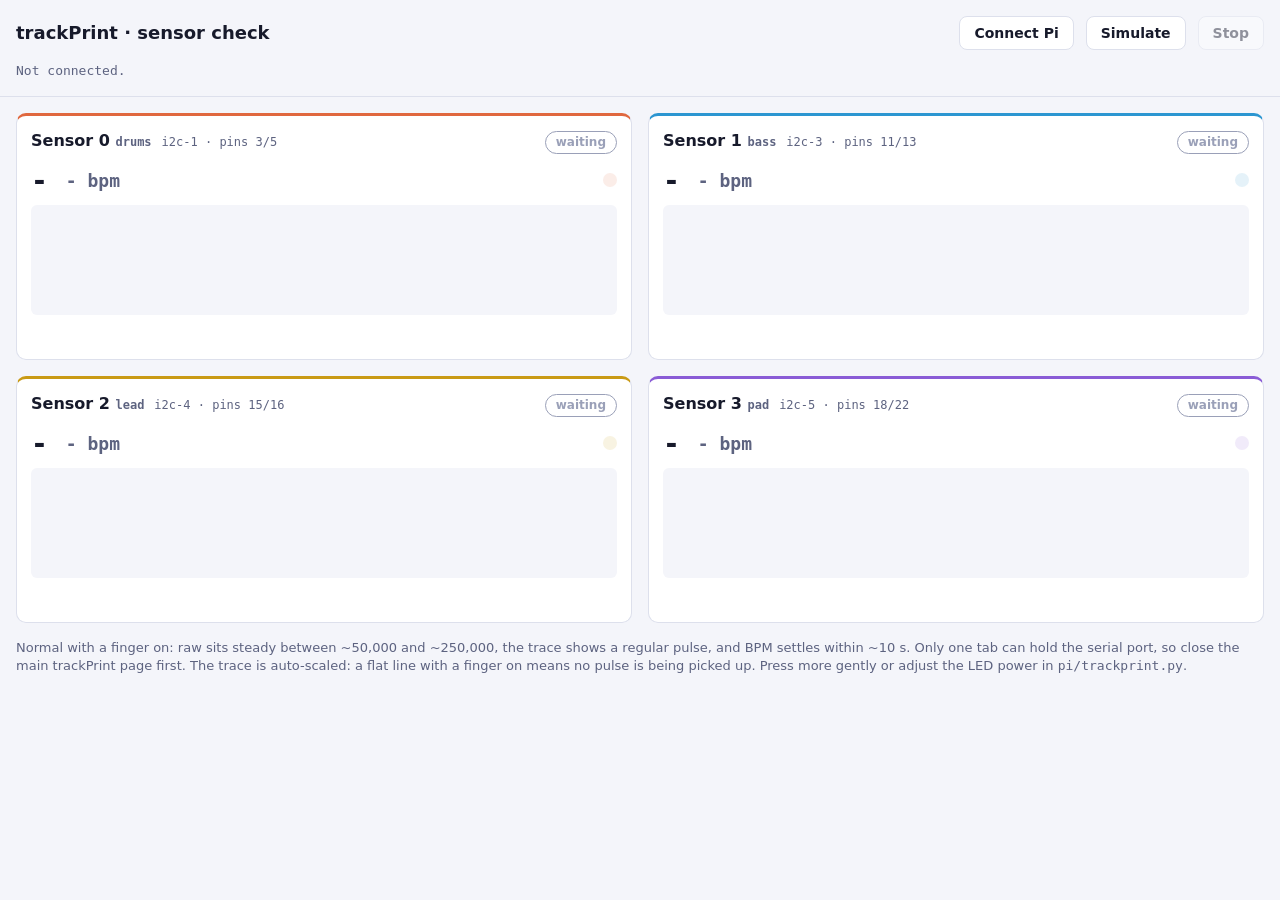
<file: web/sensors.html>
<!doctype html>
<html lang="en">
<head>
  <meta charset="utf-8">
  <meta name="viewport" content="width=device-width, initial-scale=1">
  <title>Sensor Check</title>
  <style>
    :root {
      --bg: #0e1220; --card: #171c2e; --line: #2a3150; --text: #e9ecf8; --muted: #8d94b3;
      --ok: #5fd39a; --warn: #f2c14e; --bad: #ff7a7a; --off: #59607e;
      --c0: #ff9e7a; --c1: #7ad1ff; --c2: #ffe07a; --c3: #c79bff;
      --mono: ui-monospace, SFMono-Regular, Menlo, monospace;
    }
    @media (prefers-color-scheme: light) {
      :root { --bg: #f4f5fa; --card: #fff; --line: #dde0ec; --text: #171a2b; --muted: #5d6380;
        --ok: #1f9d63; --warn: #b7860b; --bad: #d64545; --off: #9aa0b8;
        --c0: #e0683f; --c1: #2c96d1; --c2: #c99a14; --c3: #8a5cd6; }
    }
    * { box-sizing: border-box; }
    body { margin: 0; background: var(--bg); color: var(--text); font: 15px/1.4 system-ui, sans-serif; }
    header { display: flex; flex-wrap: wrap; align-items: center; gap: 12px; padding: 16px; border-bottom: 1px solid var(--line); }
    h1 { font-size: 18px; margin: 0 auto 0 0; }
    button { font: 600 14px system-ui, sans-serif; color: var(--text); background: var(--card);
      border: 1px solid var(--line); border-radius: 8px; padding: 8px 14px; cursor: pointer; }
    button:hover:not(:disabled) { border-color: var(--muted); }
    button:disabled { opacity: .45; cursor: default; }
    #status { width: 100%; margin: 0; color: var(--muted); font-family: var(--mono); font-size: 13px; }
    #status[data-state="live"] { color: var(--ok); }
    #status[data-state="error"] { color: var(--bad); }
    main { display: grid; grid-template-columns: repeat(auto-fit, minmax(min(100%, 420px), 1fr)); gap: 16px; padding: 16px; }
    .card { background: var(--card); border: 1px solid var(--line); border-top: 3px solid var(--c); border-radius: 10px; padding: 14px; min-width: 0; }
    .top { display: flex; align-items: baseline; gap: 10px; }
    .top h2 { font-size: 16px; margin: 0; }
    .where { color: var(--muted); font-size: 12px; font-family: var(--mono); }
    .pill { margin-left: auto; font-size: 12px; font-weight: 600; padding: 2px 10px; border-radius: 99px;
      border: 1px solid currentColor; color: var(--off); white-space: nowrap; }
    .pill[data-s="finger"] { color: var(--ok); }
    .pill[data-s="nofinger"] { color: var(--warn); }
    .pill[data-s="missing"], .pill[data-s="sat"] { color: var(--bad); }
    .nums { display: flex; align-items: center; gap: 18px; margin: 10px 0 8px; }
    .raw { font: 600 28px var(--mono); font-variant-numeric: tabular-nums; }
    .bpm { font: 600 18px var(--mono); color: var(--muted); font-variant-numeric: tabular-nums; }
    .beat { width: 14px; height: 14px; border-radius: 50%; background: var(--c); opacity: .12; transition: opacity .25s; margin-left: auto; }
    .beat.on { opacity: 1; transition: none; }
    canvas { display: block; width: 100%; height: 110px; background: var(--bg); border-radius: 6px; }
    .range { display: flex; justify-content: space-between; color: var(--muted); font: 11px var(--mono); margin-top: 4px; }
    .hint { color: var(--muted); font-size: 13px; margin-top: 8px; min-height: 1.4em; }
    footer { padding: 0 16px 24px; color: var(--muted); font-size: 13px; }
    footer code { font-family: var(--mono); }
  </style>
</head>
<body>
  <header>
    <h1>trackPrint · sensor check</h1>
    <button id="connect" type="button">Connect Pi</button>
    <button id="sim" type="button">Simulate</button>
    <button id="stop" type="button" disabled>Stop</button>
    <p id="status" role="status">Not connected.</p>
  </header>
  <main id="cards"></main>
  <footer>
    Normal with a finger on: raw sits steady between ~50,000 and ~250,000, the trace shows a regular pulse, and BPM settles within ~10 s.
    Only one tab can hold the serial port, so close the main trackPrint page first.
    The trace is auto-scaled: a flat line with a finger on means no pulse is being picked up. Press more gently or adjust the LED power in <code>pi/trackprint.py</code>.
  </footer>

  <script type="module">
    import { connectSerial, startSim } from './serial.js';
    import { createChannel, FINGER_MIN } from './signal.js';

    const SENSORS = [
      { name: 'Sensor 0', voice: 'drums', where: 'i2c-1 · pins 3/5' },
      { name: 'Sensor 1', voice: 'bass', where: 'i2c-3 · pins 11/13' },
      { name: 'Sensor 2', voice: 'lead', where: 'i2c-4 · pins 15/16' },
      { name: 'Sensor 3', voice: 'pad', where: 'i2c-5 · pins 18/22' },
    ];
    const SAT = 262000;        // 18-bit ADC ceiling is 262143
    const HISTORY = 50 * 6;    // 6 s of samples

    const $ = (id) => document.getElementById(id);
    const status = (text, state = '') => { $('status').textContent = text; $('status').dataset.state = state; };

    const ui = SENSORS.map((s, i) => {
      const el = document.createElement('section');
      el.className = 'card';
      el.style.setProperty('--c', `var(--c${i})`);
      el.innerHTML = `
        <div class="top"><h2>${s.name} <span class="where">${s.voice}</span></h2>
          <span class="where">${s.where}</span><span class="pill">waiting</span></div>
        <div class="nums"><span class="raw">-</span><span class="bpm">- bpm</span><span class="beat"></span></div>
        <canvas></canvas><div class="range"><span class="lo"></span><span class="hi"></span></div>
        <div class="hint"></div>`;
      $('cards').append(el);
      const q = (sel) => el.querySelector(sel);
      return { el, pill: q('.pill'), raw: q('.raw'), bpm: q('.bpm'), beat: q('.beat'), canvas: q('canvas'),
        lo: q('.lo'), hi: q('.hi'), hint: q('.hint'), buf: [], last: null, beatTimer: 0 };
    });

    let channels, stopSource = null, frames = 0, rateCount = 0, rate = 0, source = '';

    function onFrame(f) {
      frames++; rateCount++;
      f.forEach((raw, i) => {
        const c = ui[i];
        const r = channels[i](raw);
        c.last = { raw, ...r };
        c.buf.push(raw);
        if (c.buf.length > HISTORY) c.buf.shift();
        if (r.beat) {
          c.beat.classList.add('on');
          clearTimeout(c.beatTimer);
          c.beatTimer = setTimeout(() => c.beat.classList.remove('on'), 60);
        }
      });
    }

    function state(raw, where) {
      if (raw === 0) return ['missing', 'not detected', `Pi reads nothing on ${where}. Check SDA/SCL, VIN, GND and the pull-up voltage.`];
      if (raw >= SAT) return ['sat', 'saturated', 'Raw IR is at the ceiling. Lower LED power or ease finger pressure.'];
      if (raw < FINGER_MIN) return ['nofinger', 'no finger', 'Sensor is alive. Place a fingertip on it.'];
      return ['finger', 'finger on', ''];
    }

    function draw() {
      for (const [i, c] of ui.entries()) {
        if (!c.last) continue;
        const [s, label, hint] = state(c.last.raw, SENSORS[i].where);
        c.pill.dataset.s = s; c.pill.textContent = label;
        c.hint.textContent = hint;
        c.raw.textContent = c.last.raw.toLocaleString();
        c.bpm.textContent = c.last.bpm ? `${Math.round(c.last.bpm)} bpm` : '- bpm';

        const cv = c.canvas, dpr = devicePixelRatio || 1;
        const w = cv.clientWidth * dpr, h = cv.clientHeight * dpr;
        if (cv.width !== w || cv.height !== h) { cv.width = w; cv.height = h; }
        const g = cv.getContext('2d');
        g.clearRect(0, 0, w, h);
        if (c.buf.length < 2) continue;
        let lo = Infinity, hi = -Infinity;
        for (const v of c.buf) { if (v < lo) lo = v; if (v > hi) hi = v; }
        const span = Math.max(hi - lo, 50);  // don't blow up sensor noise into a fake waveform
        const mid = (hi + lo) / 2;
        g.strokeStyle = getComputedStyle(c.el).getPropertyValue('--c' + i) || '#fff';
        g.lineWidth = 1.5 * dpr;
        g.beginPath();
        c.buf.forEach((v, k) => {
          const x = (k / (HISTORY - 1)) * w;
          const y = h / 2 - ((v - mid) / span) * (h - 8 * dpr);
          k ? g.lineTo(x, y) : g.moveTo(x, y);
        });
        g.stroke();
        c.lo.textContent = lo.toLocaleString();
        c.hi.textContent = hi.toLocaleString();
      }
      requestAnimationFrame(draw);
    }
    requestAnimationFrame(draw);

    setInterval(() => {
      rate = rateCount; rateCount = 0;
      if (stopSource) status(`${source} · ${rate} lines/s (expect 50) · ${frames.toLocaleString()} frames`, rate >= 45 ? 'live' : 'error');
    }, 1000);

    function reset() {
      channels = SENSORS.map(() => createChannel(50));
      frames = 0; rateCount = 0;
      for (const c of ui) { c.buf = []; c.last = null; c.pill.dataset.s = ''; c.pill.textContent = 'waiting'; }
    }
    function running(on) {
      $('connect').disabled = on || !('serial' in navigator);
      $('sim').disabled = on;
      $('stop').disabled = !on;
    }
    async function stop(msg = 'Stopped.') {
      const s = stopSource; stopSource = null;
      if (s) await s();
      running(false);
      status(msg);
    }

    $('connect').onclick = async () => {
      reset();
      try {
        stopSource = await connectSerial(onFrame, () => { if (stopSource) stop('Pi disconnected. Check the USB cable, then Connect again.'); });
        source = 'Pi serial'; running(true); status('Connected, waiting for data…', 'live');
      } catch (e) {
        status(e.name === 'NotFoundError' ? 'No port chosen.' : `Could not open the port: ${e.message}`, 'error');
      }
    };
    $('sim').onclick = () => { reset(); stopSource = startSim(onFrame); source = 'Simulator'; running(true); };
    $('stop').onclick = () => stop();

    running(false);
    if (!('serial' in navigator)) status('This browser has no Web Serial. Use Chrome or Edge. Simulate still works.', 'error');
  </script>
</body>
</html>
</file>
